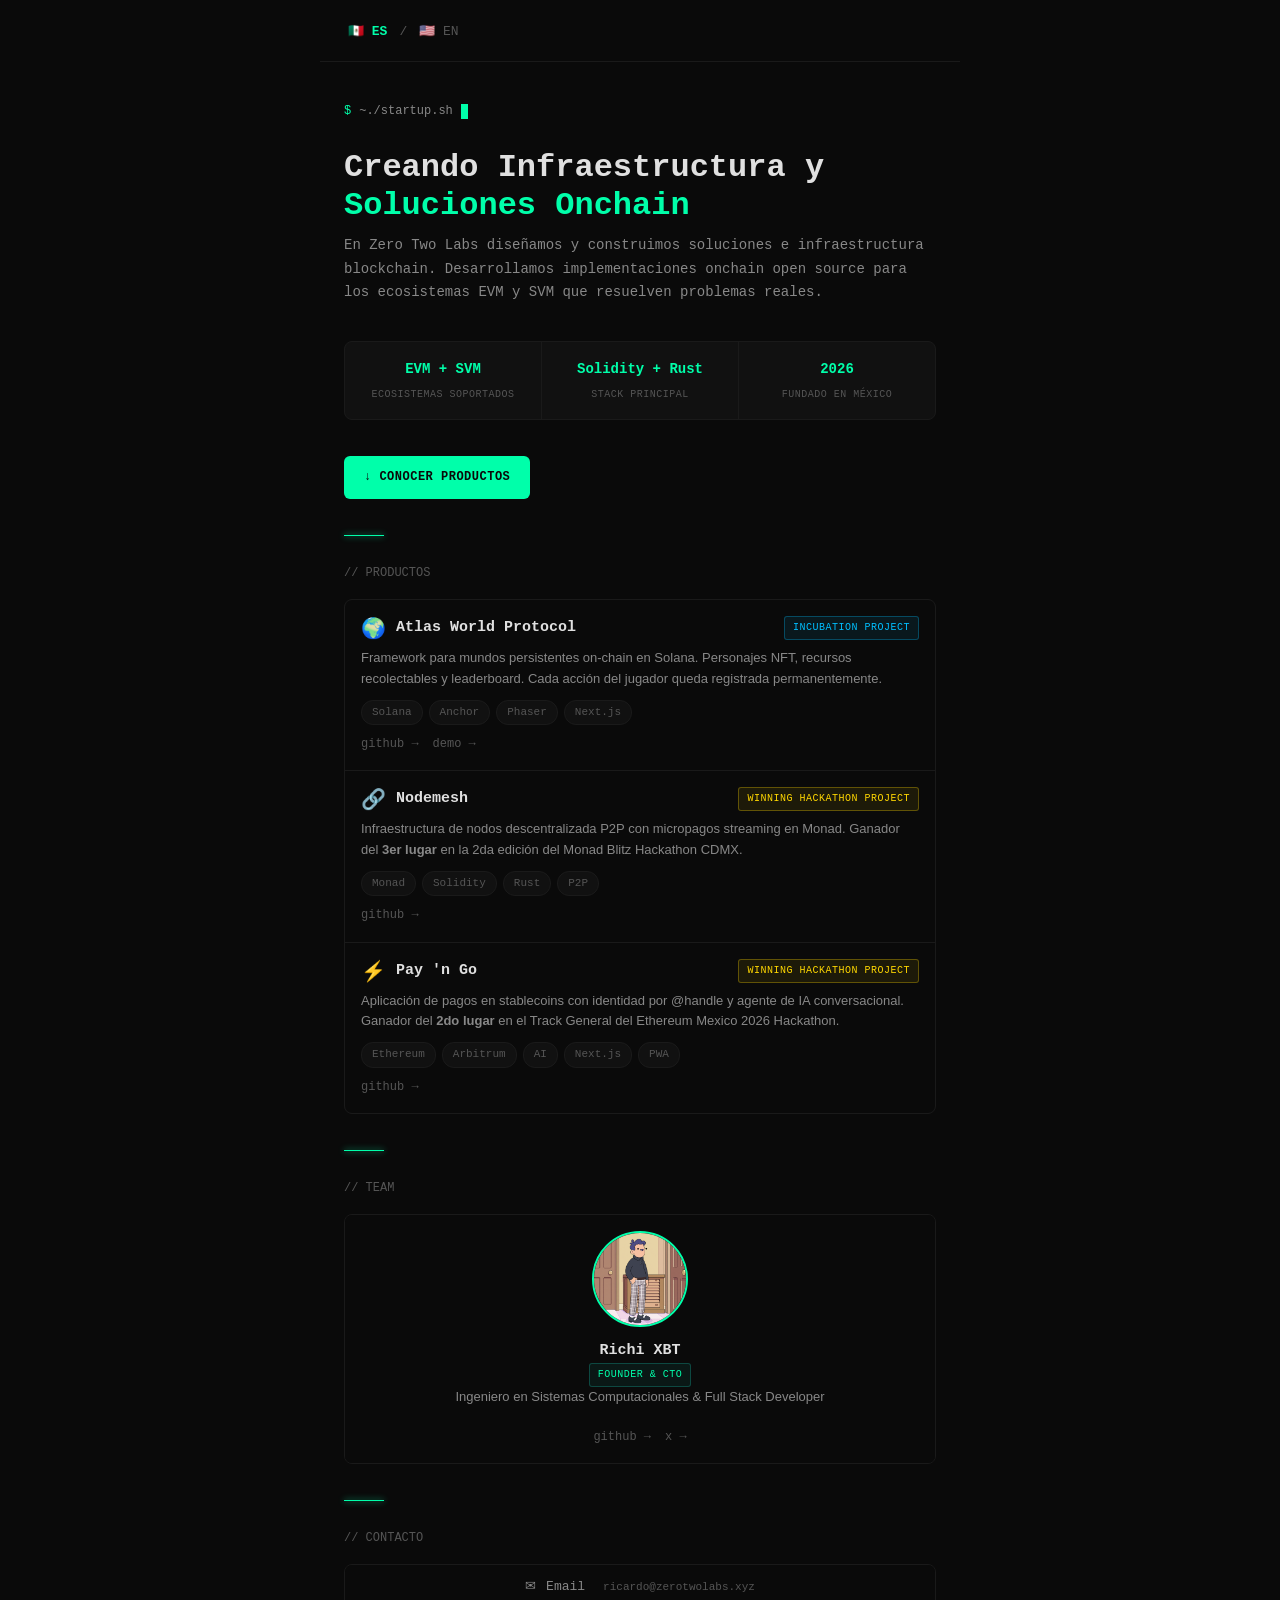
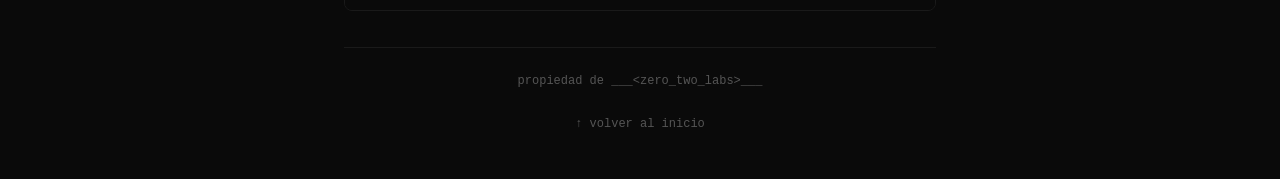
<file: index.html>
<!DOCTYPE html>
<html lang="es" data-lang="es">
<head>
  <meta charset="UTF-8" />
  <meta name="viewport" content="width=device-width, initial-scale=1.0" />
  <title>Zero Two Labs — Infraestructura Blockchain</title>
  <meta name="description" content="Zero Two Labs — Infraestructura y soluciones blockchain para LATAM. EVM + SVM." />
  <meta name="robots" content="index,follow" />
  <meta property="og:type" content="website" />
  <meta property="og:site_name" content="Zero Two Labs" />
  <meta property="og:title" content="Zero Two Labs — Infraestructura Blockchain" />
  <meta property="og:description" content="Infraestructura y soluciones blockchain para LATAM. EVM + SVM." />
  <meta name="twitter:card" content="summary_large_image" />
  <link rel="alternate" hreflang="es" href="https://zero-two-labs.vercel.app/" />
  <link rel="alternate" hreflang="en" href="https://zero-two-labs.vercel.app/en/" />
  <link rel="alternate" hreflang="x-default" href="https://zero-two-labs.vercel.app/" />
  <link rel="icon" href="data:image/svg+xml,%3Csvg xmlns='http://www.w3.org/2000/svg' viewBox='0 0 100 100'%3E%3Crect width='100' height='100' rx='16' fill='%230A0A0A'/%3E%3Ctext x='50' y='58' text-anchor='middle' font-family='Arial' font-size='36' font-weight='bold' fill='%2300FFAA'%3EZ%3C/text%3E%3C/svg%3E" />
  <style>
    :root {
      --bg: #0A0A0A;
      --surface: #111111;
      --surface-hover: #1A1A1A;
      --border: #1A1A1A;
      --text: #E0E0E0;
      --text-secondary: #888888;
      --text-muted: #555555;
      --accent: #00FFAA;
      --font-mono: 'SF Mono', 'Fira Code', 'JetBrains Mono', monospace;
      --font-body: -apple-system, BlinkMacSystemFont, 'Segoe UI', Arial, sans-serif;
    }

    * { box-sizing: border-box; }
    html { scroll-behavior: smooth; }
    body {
      margin: 0;
      background: var(--bg);
      color: var(--text);
      font-family: var(--font-body);
      line-height: 1.6;
      -webkit-font-smoothing: antialiased;
    }
    a {
      color: var(--text);
      text-decoration: none;
      transition: color 0.2s;
    }
    a:hover { color: var(--accent); }

    .page {
      max-width: 640px;
      margin: 0 auto;
      padding: 40px 24px;
    }

    /* Command Header */
    .cmd-line {
      font-family: var(--font-mono);
      font-size: 12px;
      color: var(--text-muted);
      margin-bottom: 28px;
      display: flex;
      align-items: center;
      gap: 8px;
    }
    .cmd-prompt { color: var(--accent); }
    .cmd-path { color: var(--text-secondary); }
    .cmd-cursor {
      display: inline-block;
      width: 7px;
      height: 15px;
      background: var(--accent);
      animation: blink 1s step-end infinite;
    }
    @keyframes blink {
      0%, 100% { opacity: 1; }
      50% { opacity: 0; }
    }

    /* Hero Title */
    .hero-title {
      font-family: var(--font-mono);
      font-size: clamp(1.4rem, 4vw, 2rem);
      font-weight: 700;
      margin: 0 0 8px;
      color: var(--text);
      line-height: 1.2;
    }
    .hero-title .accent { color: var(--accent); }

    .hero-desc {
      font-family: var(--font-mono);
      font-size: 14px;
      color: var(--text-secondary);
      margin: 0 0 36px;
      line-height: 1.7;
    }

    /* Stats */
    .stats {
      display: grid;
      grid-template-columns: repeat(3, 1fr);
      gap: 1px;
      background: var(--border);
      border: 1px solid var(--border);
      border-radius: 8px;
      overflow: hidden;
      margin-bottom: 36px;
    }
    .stat-item {
      background: var(--surface);
      padding: 16px;
      text-align: center;
    }
    .stat-value {
      font-family: var(--font-mono);
      font-size: 14px;
      font-weight: 700;
      color: var(--accent);
      margin: 0 0 6px;
    }
    .stat-label {
      font-family: var(--font-mono);
      font-size: 10px;
      text-transform: uppercase;
      letter-spacing: 0.5px;
      color: var(--text-muted);
      margin: 0;
    }

    /* Button */
    .btn {
      display: inline-flex;
      align-items: center;
      gap: 8px;
      background: var(--accent);
      color: #0A0A0A;
      font-family: var(--font-mono);
      font-size: 12px;
      font-weight: 700;
      letter-spacing: 0.5px;
      text-transform: uppercase;
      padding: 12px 20px;
      border: none;
      border-radius: 6px;
      cursor: pointer;
      transition: background 0.2s, transform 0.15s;
    }
    .btn:hover {
      background: #00CC88;
      color: #0A0A0A;
    }
    .btn:active { transform: scale(0.97); }

    /* Glow line */
    .glow-line {
      width: 40px;
      height: 1px;
      background: var(--accent);
      margin: 36px 0 28px;
      box-shadow: 0 0 6px var(--accent);
    }

    /* Section Label */
    .section-label {
      font-family: var(--font-mono);
      font-size: 12px;
      color: var(--text-muted);
      margin-bottom: 16px;
    }

    /* Product Cards */
    .product-list {
      display: flex;
      flex-direction: column;
      gap: 1px;
      background: var(--border);
      border: 1px solid var(--border);
      border-radius: 8px;
      overflow: hidden;
      margin-bottom: 36px;
    }
    .product-card {
      padding: 16px;
      background: var(--bg);
    }
    .product-card:not(:last-child) {
      border-bottom: none;
    }
    .product-header {
      display: flex;
      align-items: center;
      gap: 10px;
      margin-bottom: 8px;
    }
    .product-icon {
      font-size: 20px;
      line-height: 1;
    }
    .product-name {
      font-family: var(--font-mono);
      font-size: 15px;
      font-weight: 600;
      color: var(--text);
      margin: 0;
    }
    .product-badge {
      margin-left: auto;
      font-family: var(--font-mono);
      font-size: 10px;
      text-transform: uppercase;
      letter-spacing: 0.5px;
      padding: 3px 8px;
      border-radius: 3px;
      border: 1px solid;
    }
    .badge-dev { color: #ff9900; border-color: rgba(255,153,0,0.3); background: rgba(255,153,0,0.08); }
    .badge-inc { color: #00bfff; border-color: rgba(0,191,255,0.3); background: rgba(0,191,255,0.08); }
    .badge-hack { color: #ffd700; border-color: rgba(255,215,0,0.3); background: rgba(255,215,0,0.08); }
    .badge-stable { color: var(--accent); border-color: rgba(20,184,166,0.3); background: rgba(20,184,166,0.08); }
    .product-desc {
      font-size: 13px;
      color: var(--text-secondary);
      margin: 0 0 10px;
      line-height: 1.6;
    }
    .product-stack {
      display: flex;
      flex-wrap: wrap;
      gap: 6px;
    }
    .product-stack span {
      font-family: var(--font-mono);
      font-size: 11px;
      color: var(--text-muted);
      background: var(--surface);
      padding: 3px 10px;
      border-radius: 12px;
      border: 1px solid var(--border);
    }
    .product-links {
      margin-top: 10px;
      display: flex;
      gap: 14px;
      font-family: var(--font-mono);
      font-size: 12px;
    }
    .product-links a { color: var(--text-muted); }
    .product-links a:hover { color: var(--accent); }

    /* Timeline - sin border-l */
    .timeline {
      display: flex;
      flex-direction: column;
      align-items: center;
      margin-bottom: 36px;
    }
    .timeline-item {
      display: flex;
      flex-direction: column;
      align-items: center;
      text-align: center;
      width: 100%;
      position: relative;
      padding-bottom: 32px;
    }
    .timeline-item:last-child { padding-bottom: 0; }
    .timeline-dot {
      display: block;
      width: 12px;
      height: 12px;
      border-radius: 50%;
      border: 2px solid rgba(255,255,255,0.2);
      background: var(--bg);
      margin-bottom: 16px;
      position: relative;
      z-index: 1;
    }
    .timeline-dot.active {
      border-color: rgba(20,184,166,0.5);
      background: rgba(20,184,166,0.1);
    }
    .timeline-line {
      position: absolute;
      top: 12px;
      width: 1px;
      height: calc(100% - 12px);
      background: linear-gradient(to bottom, rgba(255,255,255,0.08), transparent);
    }
    .timeline-date {
      font-family: var(--font-mono);
      font-size: 11px;
      text-transform: uppercase;
      letter-spacing: 1px;
      color: var(--accent);
      margin: 0 0 4px;
    }
    .timeline-title {
      font-family: var(--font-mono);
      font-size: 14px;
      font-weight: 600;
      color: var(--text);
      margin: 0 0 4px;
    }
    .timeline-desc {
      font-size: 13px;
      color: var(--text-secondary);
      margin: 0;
      max-width: 400px;
      line-height: 1.6;
    }

    /* Social Grid */
    .social-grid {
      display: grid;
      grid-template-columns: 1fr 1fr;
      gap: 1px;
      background: var(--border);
      border: 1px solid var(--border);
      border-radius: 8px;
      overflow: hidden;
      margin-bottom: 36px;
    }
    .social-link {
      display: flex;
      align-items: center;
      gap: 10px;
      padding: 12px 14px;
      background: var(--bg);
      font-family: var(--font-mono);
      font-size: 13px;
      color: var(--text-secondary);
      transition: background 0.25s, color 0.25s;
    }
    .social-link:hover {
      background: var(--surface-hover);
      color: var(--accent);
    }
    .social-link .handle {
      color: var(--text-muted);
      font-size: 11px;
      margin-left: auto;
    }

    /* Footer */
    .footer {
      text-align: center;
      padding: 24px 0 0;
      border-top: 1px solid var(--border);
    }
    .footer p {
      font-family: var(--font-mono);
      font-size: 12px;
      color: var(--text-muted);
      margin: 0 0 4px;
    }

    /* Scroll to top */
    .scroll-top {
      display: inline-flex;
      align-items: center;
      gap: 6px;
      font-family: var(--font-mono);
      font-size: 12px;
      color: var(--text-muted);
      margin-top: 20px;
      cursor: pointer;
      transition: color 0.2s;
    }
    .scroll-top:hover { color: var(--accent); }

    /* Team */
    .team-card {
      display: flex;
      flex-direction: column;
      align-items: center;
      text-align: center;
    }
    .team-avatar {
      width: 96px;
      height: 96px;
      border-radius: 50%;
      object-fit: cover;
      margin-bottom: 12px;
      border: 2px solid var(--accent);
    }
    .team-card .product-name {
      text-align: center;
    }
    .team-card .product-links {
      justify-content: center;
    }
    .team-card .product-badge {
      align-self: center;
      margin-left: 0;
    }

    /* Language Switcher */
    .lang-nav {
      display: flex;
      align-items: center;
      gap: 0.5rem;
      padding: 20px 24px 16px;
      max-width: 640px;
      margin: 0 auto;
      border-bottom: 1px solid var(--border);
      font-size: 13px;
      font-family: var(--font-mono);
    }
    .lang-nav a {
      color: var(--text-muted);
      padding: 2px 4px;
      border-radius: 2px;
    }
    .lang-nav a:hover { color: var(--accent); }
    .lang-nav a.active {
      color: var(--accent);
      font-weight: 700;
    }
    .lang-divider { color: var(--text-muted); }

    /* Mobile */
    @media (max-width: 640px) {
      .page { padding: 24px 16px; }
      .social-grid { grid-template-columns: 1fr; }
      .stats { grid-template-columns: repeat(3, 1fr); }
      .stats .stat-item { padding: 14px 8px; }
      .stat-value { font-size: 13px; }
    }
  </style>
</head>
<body>

  <!-- Language Switcher -->
  <nav class="lang-nav" aria-label="Idioma">
    <a href="#" class="active" data-lang-switch="es" lang="es" hreflang="es">🇲🇽 ES</a>
    <span class="lang-divider">/</span>
    <a href="#" data-lang-switch="en" lang="en" hreflang="en">🇺🇸 EN</a>
  </nav>

  <main class="page">

    <!-- Command header -->
    <div class="cmd-line">
      <span class="cmd-prompt">$</span>
      <span class="cmd-path">~./startup.sh</span>
      <span class="cmd-cursor"></span>
    </div>

    <!-- Hero -->
    <h1 class="hero-title" data-i18n="hero_title">
      Creando Infraestructura y <span class="accent">Soluciones Onchain</span>
    </h1>

    <p class="hero-desc" data-i18n="hero_desc">
      En Zero Two Labs diseñamos y construimos soluciones e infraestructura blockchain.
      Desarrollamos implementaciones onchain open source para los ecosistemas EVM y SVM
      que resuelven problemas reales.
    </p>

    <!-- Stats -->
    <div class="stats">
      <div class="stat-item">
        <p class="stat-value">EVM + SVM</p>
        <p class="stat-label" data-i18n="stat1_label">Ecosistemas Soportados</p>
      </div>
      <div class="stat-item">
        <p class="stat-value">Solidity + Rust</p>
        <p class="stat-label" data-i18n="stat2_label">Stack Principal</p>
      </div>
      <div class="stat-item">
        <p class="stat-value">2026</p>
        <p class="stat-label" data-i18n="stat3_label">Fundado en México</p>
      </div>
    </div>

    <a href="#productos" class="btn" data-i18n="cta">↓ Conocer Productos</a>

    <div class="glow-line"></div>

    <!-- Products Section -->
    <div class="section-label" id="productos" data-i18n="products_label">// PRODUCTOS</div>

    <div class="product-list">
      <div class="product-card">
        <div class="product-header">
          <span class="product-icon">🌍</span>
          <h3 class="product-name">Atlas World Protocol</h3>
          <span class="product-badge badge-inc">INCUBATION PROJECT</span>
        </div>
        <p class="product-desc" data-i18n="atlas_desc">
          Framework para mundos persistentes on-chain en Solana. Personajes NFT, recursos
          recolectables y leaderboard. Cada acción del jugador queda registrada permanentemente.
        </p>
        <div class="product-stack">
          <span>Solana</span><span>Anchor</span><span>Phaser</span><span>Next.js</span>
        </div>
        <div class="product-links">
          <a href="https://github.com/usainbluntmx/atlas" target="_blank" rel="noreferrer">github →</a>
          <a href="https://atlas-tau-opal.vercel.app" target="_blank" rel="noreferrer">demo →</a>
        </div>
      </div>

      <div class="product-card">
        <div class="product-header">
          <span class="product-icon">🔗</span>
          <h3 class="product-name">Nodemesh</h3>
          <span class="product-badge badge-hack">WINNING HACKATHON PROJECT</span>
        </div>
        <p class="product-desc" data-i18n="nodemesh_desc">
          Infraestructura de nodos descentralizada P2P con micropagos streaming en Monad.
          Ganador del <strong>3er lugar</strong> en la 2da edición del Monad Blitz Hackathon CDMX.
        </p>
        <div class="product-stack">
          <span>Monad</span><span>Solidity</span><span>Rust</span><span>P2P</span>
        </div>
        <div class="product-links">
          <a href="https://github.com/usainbluntmx/nodemesh" target="_blank" rel="noreferrer">github →</a>
        </div>
      </div>

      <div class="product-card">
        <div class="product-header">
          <span class="product-icon">⚡</span>
          <h3 class="product-name">Pay 'n Go</h3>
          <span class="product-badge badge-hack">WINNING HACKATHON PROJECT</span>
        </div>
        <p class="product-desc" data-i18n="payngo_desc">
          Aplicación de pagos en stablecoins con identidad por @handle y agente de IA conversacional.
          Ganador del <strong>2do lugar</strong> en el Track General del Ethereum Mexico 2026 Hackathon.
        </p>
        <div class="product-stack">
          <span>Ethereum</span><span>Arbitrum</span><span>AI</span><span>Next.js</span><span>PWA</span>
        </div>
        <div class="product-links">
          <a href="https://github.com/usainbluntmx/pay-n-go" target="_blank" rel="noreferrer">github →</a>
        </div>
      </div>
    </div>

    <div class="glow-line"></div>

    <!-- Team Section -->
    <div class="section-label" data-i18n="team_label">// TEAM</div>

    <div class="product-list">
      <div class="product-card team-card">
        <img src="richi-profile.png" alt="Richi XBT" class="team-avatar" />
        <h3 class="product-name">Richi XBT</h3>
        <span class="product-badge badge-stable">FOUNDER & CTO</span>
        <p class="product-desc" data-i18n="richi_desc">
          Ingeniero en Sistemas Computacionales & Full Stack Developer
        </p>
        <div class="product-links">
          <a href="https://github.com/usainbluntmx" target="_blank" rel="noreferrer">github →</a>
          <a href="https://x.com/usainbluntmx" target="_blank" rel="noreferrer">x →</a>
        </div>
      </div>
    </div>

    <div class="glow-line"></div>

    <!-- Contact -->
    <div class="section-label" data-i18n="contact_label">// CONTACTO</div>

    <div class="social-grid" style="grid-template-columns: 1fr;">
      <a href="mailto:ricardo@zerotwolabs.xyz" style="justify-content:center;" class="social-link">
        <span>✉</span>
        <span data-i18n="email_label">Email</span>
        <span class="handle" style="margin-left:8px;">ricardo@zerotwolabs.xyz</span>
      </a>
    </div>

    <!-- Footer -->
    <div class="footer">
      <p data-i18n="footer_text">propiedad de ___&lt;zero_two_labs&gt;___</p>
      <p>
        <span class="scroll-top" onclick="window.scrollTo({top:0,behavior:'smooth'})" data-i18n="scroll_top">
          ↑ volver al inicio
        </span>
      </p>
    </div>

  </main>

  <script>
    const i18n = {
      es: {
        hero_title: 'Creando Infraestructura y <span class="accent">Soluciones Onchain</span>',
        hero_desc: 'En Zero Two Labs diseñamos y construimos soluciones e infraestructura blockchain. Desarrollamos implementaciones onchain open source para los ecosistemas EVM y SVM que resuelven problemas reales.',
        stat1_label: 'Ecosistemas Soportados',
        stat2_label: 'Stack Principal',
        stat3_label: 'Fundado en México',
        cta: '↓ Conocer Productos',
        products_label: '// PRODUCTOS',
        atlas_desc: 'Framework para mundos persistentes on-chain en Solana. Personajes NFT, recursos recolectables y leaderboard. Cada acción del jugador queda registrada permanentemente.',
        nodemesh_desc: 'Infraestructura de nodos descentralizada P2P con micropagos streaming en Monad. Ganador del <strong>3er lugar</strong> en la 2da edición del Monad Blitz Hackathon CDMX.',
        payngo_desc: 'Aplicación de pagos en stablecoins con identidad por @handle y agente de IA conversacional. Ganador del <strong>2do lugar</strong> en el Track General del Ethereum Mexico 2026 Hackathon.',
        team_label: '// TEAM',
        richi_desc: 'Ingeniero en Sistemas Computacionales & Full Stack Developer',
        contact_label: '// CONTACTO',
        email_label: 'Email',
        footer_text: 'propiedad de ___&lt;zero_two_labs&gt;___',
        scroll_top: '↑ volver al inicio'
      },
      en: {
        hero_title: 'Building Infrastructure & <span class="accent">Onchain Solutions</span>',
        hero_desc: 'At Zero Two Labs we design and build blockchain solutions and infrastructure. We develop open source onchain implementations for the EVM and SVM ecosystems that solve real problems.',
        stat1_label: 'Supported Ecosystems',
        stat2_label: 'Main Stack',
        stat3_label: 'Founded in Mexico',
        cta: '↓ View Products',
        products_label: '// PRODUCTS',
        atlas_desc: 'Framework for persistent on-chain worlds on Solana. NFT characters, collectible resources and leaderboards. Every player action is permanently recorded.',
        nodemesh_desc: 'Decentralized P2P node infrastructure with streaming micropayments on Monad. Winner of <strong>3rd place</strong> at the 2nd edition of Monad Blitz Hackathon CDMX.',
        payngo_desc: 'Stablecoin payment app with @handle identity and conversational AI agent. Winner of <strong>2nd place</strong> in the General Track at Ethereum Mexico 2026 Hackathon.',
        team_label: '// TEAM',
        richi_desc: 'Computer Systems Engineer & Full Stack Developer',
        contact_label: '// CONTACT',
        email_label: 'Email',
        footer_text: 'property of ___&lt;zero_two_labs&gt;___',
        scroll_top: '↑ back to top'
      }
    };

    function setLang(lang) {
      document.documentElement.lang = lang;
      document.querySelectorAll('[data-lang-switch]').forEach(el => {
        el.classList.toggle('active', el.dataset.langSwitch === lang);
      });
      const t = i18n[lang];
      document.querySelectorAll('[data-i18n]').forEach(el => {
        const key = el.dataset.i18n;
        if (t[key]) el.innerHTML = t[key];
      });
    }

    document.querySelectorAll('[data-lang-switch]').forEach(el => {
      el.addEventListener('click', e => {
        e.preventDefault();
        setLang(el.dataset.langSwitch);
      });
    });

    // SVGs for social icons
    const icons = {
      github: '<svg width="18" height="18" viewBox="0 0 24 24" fill="none" stroke="currentColor" stroke-width="1.5" stroke-linecap="round" stroke-linejoin="round"><path d="M9 19c-5 1.5-5-2.5-7-3m14 6v-3.87a3.37 3.37 0 0 0-.94-2.61c3.14-.35 6.44-1.54 6.44-7A5.44 5.44 0 0 0 20 4.77 5.07 5.07 0 0 0 19.91 1S18.73.65 16 2.48a13.38 13.38 0 0 0-7 0C6.27.65 5.09 1 5.09 1A5.07 5.07 0 0 0 5 4.77a5.44 5.44 0 0 0-1.5 3.78c0 5.42 3.3 6.61 6.44 7A3.37 3.37 0 0 0 9 18.13V22"/></svg>',
      x: '<svg width="18" height="18" viewBox="0 0 24 24" fill="none" stroke="currentColor" stroke-width="1.5" stroke-linecap="round" stroke-linejoin="round"><path d="M4 4l11.733 16h4.267l-11.733 -16z"/><path d="M4 20l6.768 -6.768m2.46 -2.46L20 4"/></svg>',
    };

    document.querySelectorAll('.social-link').forEach(el => {
      const href = el.getAttribute('href');
      const iconEl = el.querySelector('.icon');
      if (!iconEl) return;
      if (href.includes('github.com')) iconEl.innerHTML = icons.github;
      else if (href.includes('x.com') || href.includes('twitter.com')) iconEl.innerHTML = icons.x;
    });
  </script>
</body>
</html>
</file>
